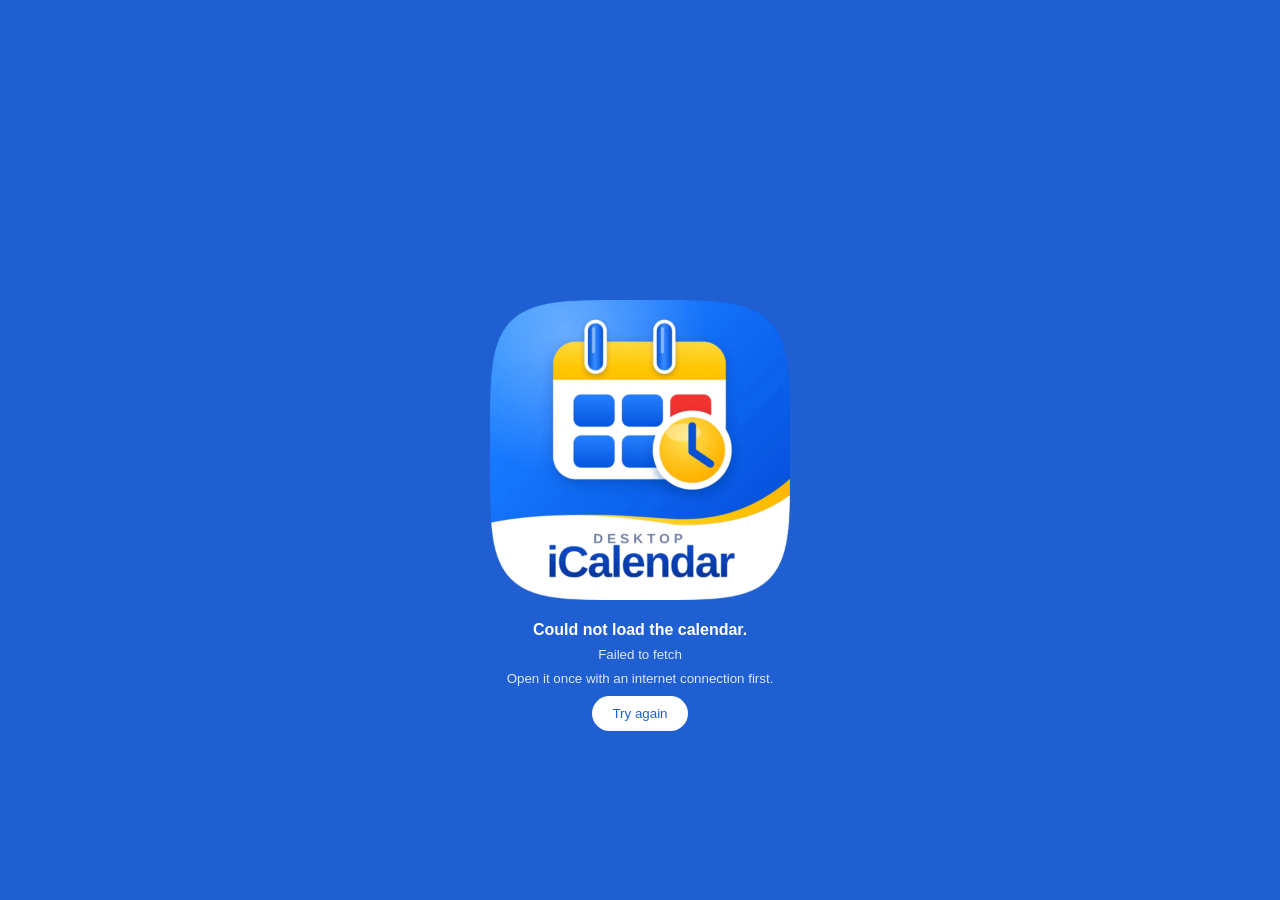
<file: web/index.html>
<!DOCTYPE html>
<html lang="ko">
<head>
<meta charset="utf-8">
<meta name="viewport" content="width=device-width, initial-scale=1, viewport-fit=cover">
<title>바탕화면 달력(iCalendar)</title>
<meta name="theme-color" content="#1f5fd1">
<meta name="mobile-web-app-capable" content="yes">
<meta name="apple-mobile-web-app-capable" content="yes">
<meta name="apple-mobile-web-app-title" content="바탕화면 달력">
<link rel="manifest" href="manifest.webmanifest">
<link rel="icon" type="image/png" sizes="192x192" href="icon-192.png">
<link rel="apple-touch-icon" href="icon-180.png">
<style>
html,body{margin:0;height:100%;background:#1f5fd1}
/* 휴대폰 앱이 켜질 때 안드로이드가 먼저 보여 주는 첫 화면(파란 바탕 + 가운데 큰 아이콘)과 똑같이 맞춤 → 화면이 바뀌어도 덜컹거리지 않음 */
#ld{position:fixed;inset:0;background:#1f5fd1;display:flex;align-items:center;justify-content:center;color:#fff;font:600 16px/1.5 'Apple SD Gothic Neo','Noto Sans KR',sans-serif;text-align:center}
#ld img{width:300px;max-width:80vw;height:auto;display:block;visibility:hidden}
#ld img.ok{visibility:visible}
html.twa #ld img{visibility:visible;position:fixed;left:50%;top:calc(50% + 1vw);width:78.15vw;max-width:none;transform:translate(-50%,-50%)}
#msg{display:none;position:absolute;left:24px;right:24px;top:calc(50% + min(150px,40vw) + 18px);opacity:0;animation:msgIn .3s ease forwards}
#msg.show{display:block}
#msg.now{display:block;animation:none;opacity:1}
@keyframes msgIn{to{opacity:1}}
#ld small{font-weight:500;opacity:.85}
#ld button{margin-top:6px;border:0;border-radius:999px;padding:10px 20px;font:700 15px inherit;background:#fff;color:#1f5fd1}
</style>
</head>
<body>
<div id="ld"><img decoding="sync" src="[data-uri]" alt="" decoding="sync"><div id="msg">바탕화면 달력 불러오는 중…</div></div>
<script>(function(){var im=document.querySelector("#ld img");setTimeout(function(){im.className="ok";var m=document.getElementById("msg");if(m&&!m.className)m.className="show";},3500);/* 휴대폰 앱: 안드로이드 시작 로고와 똑같은 크기·위치로 로고를 이어서 2초쯤 보여 줌(사용자 선택: 잠깐 깜빡여도 로고가 보이는 쪽) */var twa=/^android-app:/.test(document.referrer||"")||(/Android/.test(navigator.userAgent)&&matchMedia("(display-mode: standalone)").matches);window.__twaHold=twa?2000:0;if(twa)document.documentElement.className+=" twa";})();</script>
<script>
/* 바탕화면 달력 — 휴대폰·웹 버전(각자 자기 구글 계정으로 직접 연결)
   달력 화면은 서버에서 받아 이 기기에 저장해 두고, 일정은 gweb.js 가 내 구글 캘린더에서 직접 가져옵니다.
   (교수님 전용 /app 은 기존 서버 계정 방식 그대로) */
var API='https://script.google.com/macros/s/AKfycbwWQywc263qUTpraUo1FIfcllv1g02fnXgieYk25hT7kMHioN7Pc_HSfN2z9GQocKUN4Q/exec';
var GCFG={ clientId:'708739507297-bps68jed353ors03aq46h2r9e88va82e.apps.googleusercontent.com' };
var CK='dcal.uiCache', GK='dcal.gwebSrc';
var EN=(function(){ try{ var u=JSON.parse(localStorage.getItem('dcal.ui')||'null')||{}; if(u.lang) return u.lang==='en'; }catch(e){} return !/^ko/i.test(navigator.language||'ko'); })();
if(EN){ document.getElementById('msg').textContent='Loading Desktop Calendar…'; document.title='Desktop Calendar (iCalendar)'; }
if('serviceWorker' in navigator){ navigator.serviceWorker.register('sw.js').catch(function(){}); }

/* 구글 로그인에서 돌아온 경우(#access_token=… 또는 #error=…): 주소에서 지우고 따로 보관 */
var AUTH_HASH='';
if(/(^|[#&])(access_token|error)=/.test(location.hash)){ AUTH_HASH=location.hash; try{ history.replaceState(null,'',location.pathname+location.search); }catch(e){} }

function $(id){ return document.getElementById(id); }
function getCache(){ try{ var c=JSON.parse(localStorage.getItem(CK)||'null'); return isUi(c)?c:null; }catch(e){ return null; } }
function setCache(ui){ try{ localStorage.setItem(CK, JSON.stringify({ id:ui.id||'', html:ui.html })); }catch(e){} }
function isUi(ui){ return !!(ui && ui.html && String(ui.html).length>30000 && String(ui.html).indexOf('/*__CONFIG__*/')>=0); }
function withTimeout(p, ms){ return new Promise(function(res,rej){ var t=setTimeout(function(){ rej(new Error(EN?'Timed out':'시간 초과')); },ms); p.then(function(v){ clearTimeout(t); res(v); },function(e){ clearTimeout(t); rej(e); }); }); }
function getJson(action, ms){
  return withTimeout(fetch(API+'?action='+action+'&t='+Date.now(),{ redirect:'follow', cache:'no-store' }).then(function(r){ return r.json(); }), ms)
    .then(function(j){ if(!j || !j.ok) throw new Error((j&&j.error)||'서버 응답 오류'); return j.data; });
}
/* 구글 연결 코드(gweb.js): 인터넷이 되면 새로 받고, 안 되면 저장해 둔 것 */
function getGweb(){
  var saved=null; try{ saved=localStorage.getItem(GK); }catch(e){}
  if(saved && getCache()) return Promise.resolve(saved);   /* 저장본으로 바로 시작 */
  return withTimeout(fetch('gweb.js?t='+Date.now(),{ cache:'no-store' }).then(function(r){ if(!r.ok) throw new Error('gweb'); return r.text(); }), 6000)
    .then(function(t){ try{ localStorage.setItem(GK,t); }catch(e){} return t; })
    .catch(function(e){ var t=null; try{ t=localStorage.getItem(GK); }catch(x){} if(t) return t; throw e; });
}
/* 화면·구글 연결 코드의 새 버전은 달력이 뜬 뒤 뒤에서 받아 두었다가 다음에 열 때 적용(시작할 때 기다리지 않음) */
function BG_UPDATE(){ return '<script>(function(){var API='+JSON.stringify(API)+',CK='+JSON.stringify(CK)+',GK='+JSON.stringify(GK)+';function ok(u){return !!(u&&u.html&&String(u.html).length>30000&&String(u.html).indexOf("/*__CONFIG__*/")>=0);}function j(a){return fetch(API+"?action="+a+"&t="+Date.now(),{redirect:"follow",cache:"no-store"}).then(function(r){return r.json();}).then(function(x){if(!x||!x.ok)throw 0;return x.data;});}setTimeout(function(){if(navigator.onLine===false)return;j("uiVersion").then(function(v){var c=null;try{c=JSON.parse(localStorage.getItem(CK)||"null");}catch(e){}if(!v||!v.id||(c&&c.id===v.id))return;return j("ui").then(function(u){if(ok(u))try{localStorage.setItem(CK,JSON.stringify({id:u.id||"",html:u.html}));}catch(e){}});}).catch(function(){});fetch("gweb.js?t="+Date.now(),{cache:"no-store"}).then(function(r){return r.ok?r.text():"";}).then(function(t){if(t&&t.length>1000)try{localStorage.setItem(GK,t);}catch(e){}}).catch(function(){});},5000);})();<\/script>'; }
var PWA_HEAD='<link rel="manifest" href="manifest.webmanifest"><meta name="theme-color" content="#1f5fd1"><meta name="mobile-web-app-capable" content="yes"><meta name="apple-mobile-web-app-capable" content="yes"><meta name="apple-mobile-web-app-title" content="바탕화면 달력"><link rel="icon" type="image/png" sizes="192x192" href="icon-192.png"><link rel="apple-touch-icon" href="icon-180.png">';
function show(ui, gsrc, authErr){
  /* 휴대폰 앱: 로고를 2초쯤 보여 주는 동안에도 달력은 뒤에서 미리 열어 일정 동기화를 시작함(로고는 위에 덮어 두었다가 걷어냄) */
  var hw=Math.round((window.__twaHold||0)-performance.now()), splash='';
  if(hw>30){ var im=document.querySelector('#ld img'); splash='<div id="dcalSplash" style="position:fixed;inset:0;z-index:2147483647;background:#1f5fd1"><img alt="" decoding="sync" src="'+(im?im.src:'')+'" style="position:fixed;left:50%;top:calc(50% + 1vw);width:78.15vw;max-width:none;height:auto;transform:translate(-50%,-50%)"></div><script>setTimeout(function(){var e=document.getElementById("dcalSplash");if(e)e.remove();},'+hw+')<\/script>'; }
  var inject='window.CAL_CONFIG='+JSON.stringify({ apiUrl:API })+';window.CAL_PWA=true;window.CAL_UI_ID='+JSON.stringify(ui.id||'')+';'+
    'window.GWEB_CONFIG='+JSON.stringify(GCFG)+';'+(authErr?'window.GWEB_AUTH_ERR='+JSON.stringify(authErr)+';':'')+'\n'+gsrc+'\n';
  var html=String(ui.html).replace('/*__CONFIG__*/', function(){ return inject; });
  /* 달력 화면으로 바꿔 쓸 때 설치 정보(manifest)가 사라지지 않게 다시 넣음 — 없으면 크롬이 '설치할 수 없음'으로 판단 */
  html=html.replace(/<head[^>]*>/i, function(m){ return m+PWA_HEAD+'<style>html{background:#1f5fd1}</style>'+BG_UPDATE(); });
  if(splash) html=html.replace(/<body[^>]*>/i, function(m){ return m+splash; });
  document.open(); document.write(html); document.close();
}
function fail(e){
  document.querySelector('#ld img').className='ok'; $('msg').className='now'; $('msg').innerHTML=(EN?'Could not load the calendar.':'달력을 불러오지 못했습니다.')+'<br><small>'+String((e&&e.message)||e).replace(/</g,'&lt;')+'<br>'+(EN?'Open it once with an internet connection first.':'처음 한 번은 인터넷이 연결된 상태에서 열어야 합니다.')+'</small><br><button onclick="location.reload()">'+(EN?'Try again':'다시 시도')+'</button>';
}
function loadUi(){
  var cached=getCache();
  if(cached) return Promise.resolve(cached);   /* 저장된 화면으로 바로 시작(새 버전은 뒤에서 받아 둠) */
  return getJson('uiVersion', 3500).then(function(v){
    if(cached && v && v.id && v.id===cached.id) return cached;
    return getJson('ui', 20000).then(function(ui){ if(!isUi(ui)) throw new Error('화면 파일이 올바르지 않습니다.'); setCache(ui); return ui; });
  }, function(e){
    if(cached) return cached;
    return getJson('ui', 20000).then(function(ui){ if(!isUi(ui)) throw e; setCache(ui); return ui; });
  });
}
function start(){
  var gsrc;
  getGweb().then(function(t){
    gsrc=t; window.GWEB_CONFIG=GCFG; (new Function(t))(); /* window.dcalApp 준비 */
    if(!AUTH_HASH) return '';
    return window.dcalApp.g.finishAuth(AUTH_HASH).then(function(r){ return r.ok?'':(r.error==='state'?'':r.error); }, function(e){ return String((e&&e.message)||e); });
  }).then(function(authErr){
    return loadUi().then(function(ui){ show(ui, gsrc, authErr); });
  }).catch(fail);
}
if(document.readyState==='complete') setTimeout(start,0); else window.addEventListener('load',start);
</script>
</body>
</html>
</file>
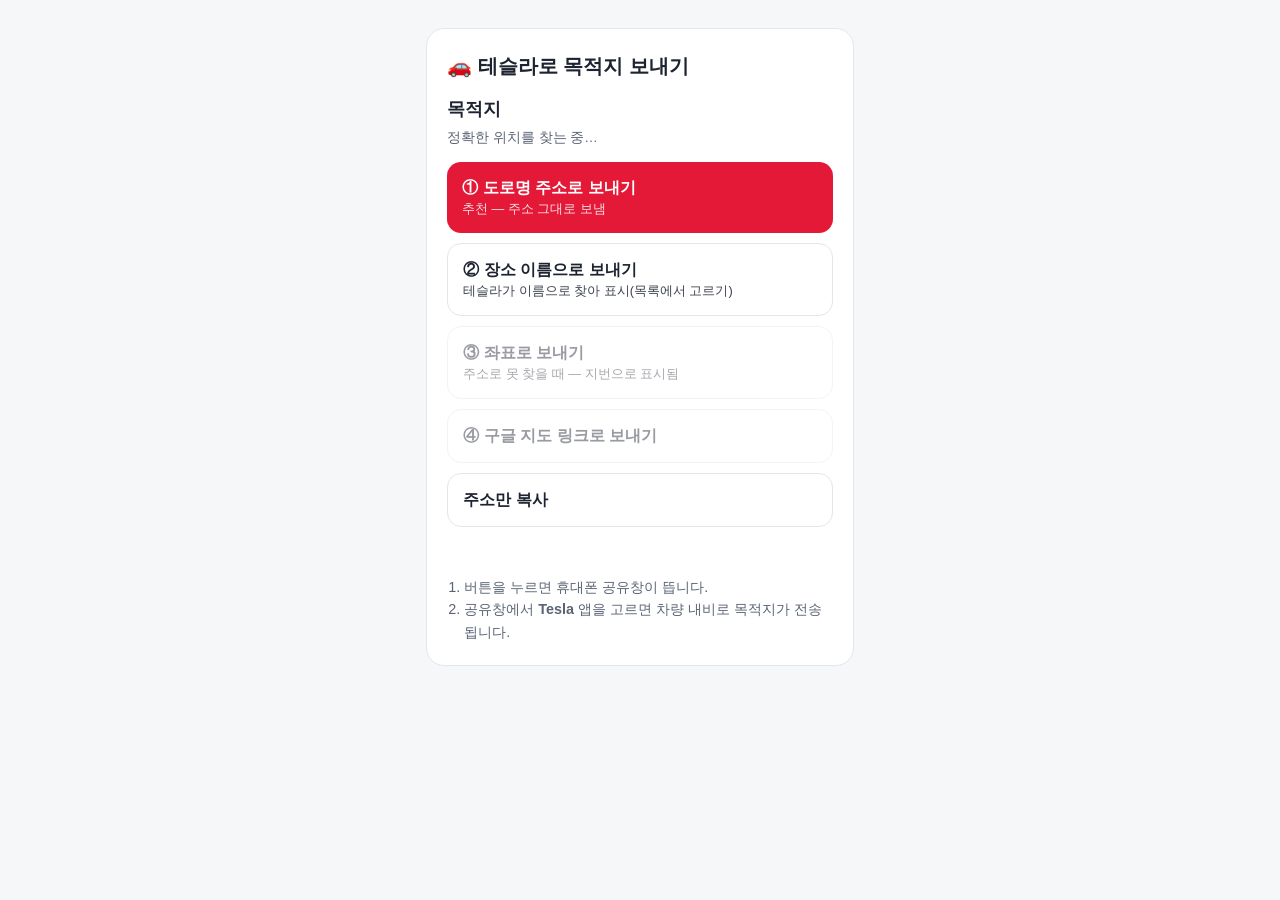
<file: share.html>
<!doctype html>
<html lang="ko">
<head>
<meta charset="utf-8">
<meta name="viewport" content="width=device-width,initial-scale=1">
<meta name="robots" content="noindex">
<title>테슬라로 목적지 보내기</title>
<style>
:root{--bg:#f6f7f9;--card:#fff;--ink:#1d2330;--muted:#5b6475;--line:#e3e6ec;--accent:#e31937}
@media (prefers-color-scheme:dark){:root{--bg:#14171c;--card:#1e232b;--ink:#eef1f6;--muted:#a3abb9;--line:#2e3540}}
*{box-sizing:border-box}
body{margin:0;background:var(--bg);color:var(--ink);font-family:"Pretendard","Apple SD Gothic Neo","Noto Sans KR",sans-serif;line-height:1.55}
.wrap{max-width:460px;margin:0 auto;padding:28px 16px}
.card{background:var(--card);border:1px solid var(--line);border-radius:18px;padding:22px 20px}
h1{font-size:1.25rem;margin:0 0 14px}
.n{font-weight:700;font-size:1.1rem;margin:0}
.a{color:var(--muted);margin:2px 0 4px;word-break:keep-all}
.g{color:var(--muted);font-size:.85rem;margin:0 0 14px}
button{display:block;width:100%;border:0;border-radius:14px;padding:15px;font-size:1.02rem;font-weight:700;cursor:pointer;margin-top:10px;font-family:inherit;text-align:left}
button small{display:block;font-weight:500;font-size:.8rem;opacity:.85;margin-top:2px}
.pri{background:var(--accent);color:#fff}
.sec{background:transparent;color:var(--ink);border:1px solid var(--line)}
button:disabled{opacity:.45}
ol{color:var(--muted);font-size:.9rem;padding-left:1.2em;margin:18px 0 0}
#msg{min-height:1.4em;color:var(--accent);font-size:.92rem;margin-top:10px;text-align:center}
</style>
</head>
<body>
<div class="wrap"><div class="card">
  <h1>🚗 테슬라로 목적지 보내기</h1>
  <p class="n" id="n"></p>
  <p class="a" id="a"></p>
  <p class="g" id="g"></p>
  <button class="pri" id="bAddr">① 도로명 주소로 보내기<small>추천 — 주소 그대로 보냄</small></button>
  <button class="sec" id="bName">② 장소 이름으로 보내기<small>테슬라가 이름으로 찾아 표시(목록에서 고르기)</small></button>
  <button class="sec" id="bGeo">③ 좌표로 보내기<small>주소로 못 찾을 때 — 지번으로 표시됨</small></button>
  <button class="sec" id="bMap">④ 구글 지도 링크로 보내기</button>
  <button class="sec" id="bCopy">주소만 복사</button>
  <div id="msg"></div>
  <ol>
    <li>버튼을 누르면 휴대폰 공유창이 뜹니다.</li>
    <li>공유창에서 <b>Tesla</b> 앱을 고르면 차량 내비로 목적지가 전송됩니다.</li>
  </ol>
</div></div>
<script>
var API='https://script.google.com/macros/s/AKfycbwWQywc263qUTpraUo1FIfcllv1g02fnXgieYk25hT7kMHioN7Pc_HSfN2z9GQocKUN4Q/exec';
var p=new URLSearchParams(location.search), n=(p.get('n')||'').slice(0,200), a=(p.get('a')||n).slice(0,300), geo=null;
var gp=(p.get('g')||'').split(',');
if(gp.length===2 && isFinite(+gp[0]) && isFinite(+gp[1]) && +gp[0] && +gp[1]) geo=[(+gp[0]).toFixed(6),(+gp[1]).toFixed(6)];
var $=function(id){ return document.getElementById(id); }, msg=$('msg');
$('n').textContent=n||'목적지'; $('a').textContent=a;
function showGeo(){
  $('g').textContent=geo?('위치: '+geo[0]+', '+geo[1]):'정확한 위치를 찾는 중…';
  $('bGeo').disabled=$('bMap').disabled=!geo;
}
showGeo();
var noAddr=!p.get('a')||a===n;
if((!geo||noAddr) && (n||a)){ /* 좌표가 없으면 장소 이름으로 찾아봄 */
  fetch(API+'?action=place&q='+encodeURIComponent(n||a),{redirect:'follow'}).then(function(r){ return r.json(); }).then(function(j){
    var d=j && j.ok && j.data && j.data[0];
    if(d && noAddr && (d.road||d.addr)){ a=d.road||d.addr; $('a').textContent=a; }
    if(d && +d.y && +d.x){ if(!geo) geo=[(+d.y).toFixed(6),(+d.x).toFixed(6)]; showGeo(); }
    else if(!geo){ $('g').textContent='정확한 위치를 찾지 못했습니다. ① 주소 또는 ② 이름으로 보내기를 사용하세요.'; }
  }).catch(function(){ if(!geo) $('g').textContent='정확한 위치를 찾지 못했습니다. ① 주소 또는 ② 이름으로 보내기를 사용하세요.'; });
}
function copy(t){
  function old(){ var x=document.createElement('textarea'); x.value=t; document.body.appendChild(x); x.select(); try{document.execCommand('copy');}catch(e){} x.remove(); }
  if(navigator.clipboard) navigator.clipboard.writeText(t).then(function(){},old); else old();
}
function share(text){
  if(!navigator.share){ copy(text); msg.textContent='공유 기능이 없어 복사했습니다. Tesla 앱 검색에 붙여넣으세요.'; return; }
  navigator.share({ text:text }).catch(function(e){ if(e && e.name!=='AbortError'){ copy(text); msg.textContent='공유하지 못해 복사했습니다.'; } });
}
$('bGeo').onclick=function(){ if(geo) share(geo[0]+', '+geo[1]); };
$('bMap').onclick=function(){ if(geo) share('https://www.google.com/maps/search/?api=1&query='+geo[0]+','+geo[1]); };
$('bName').onclick=function(){ share(n||a); };
$('bAddr').onclick=function(){ share(a); };
$('bCopy').onclick=function(){ copy(a); msg.textContent='주소를 복사했습니다.'; };
</script>
</body>
</html>
</file>
